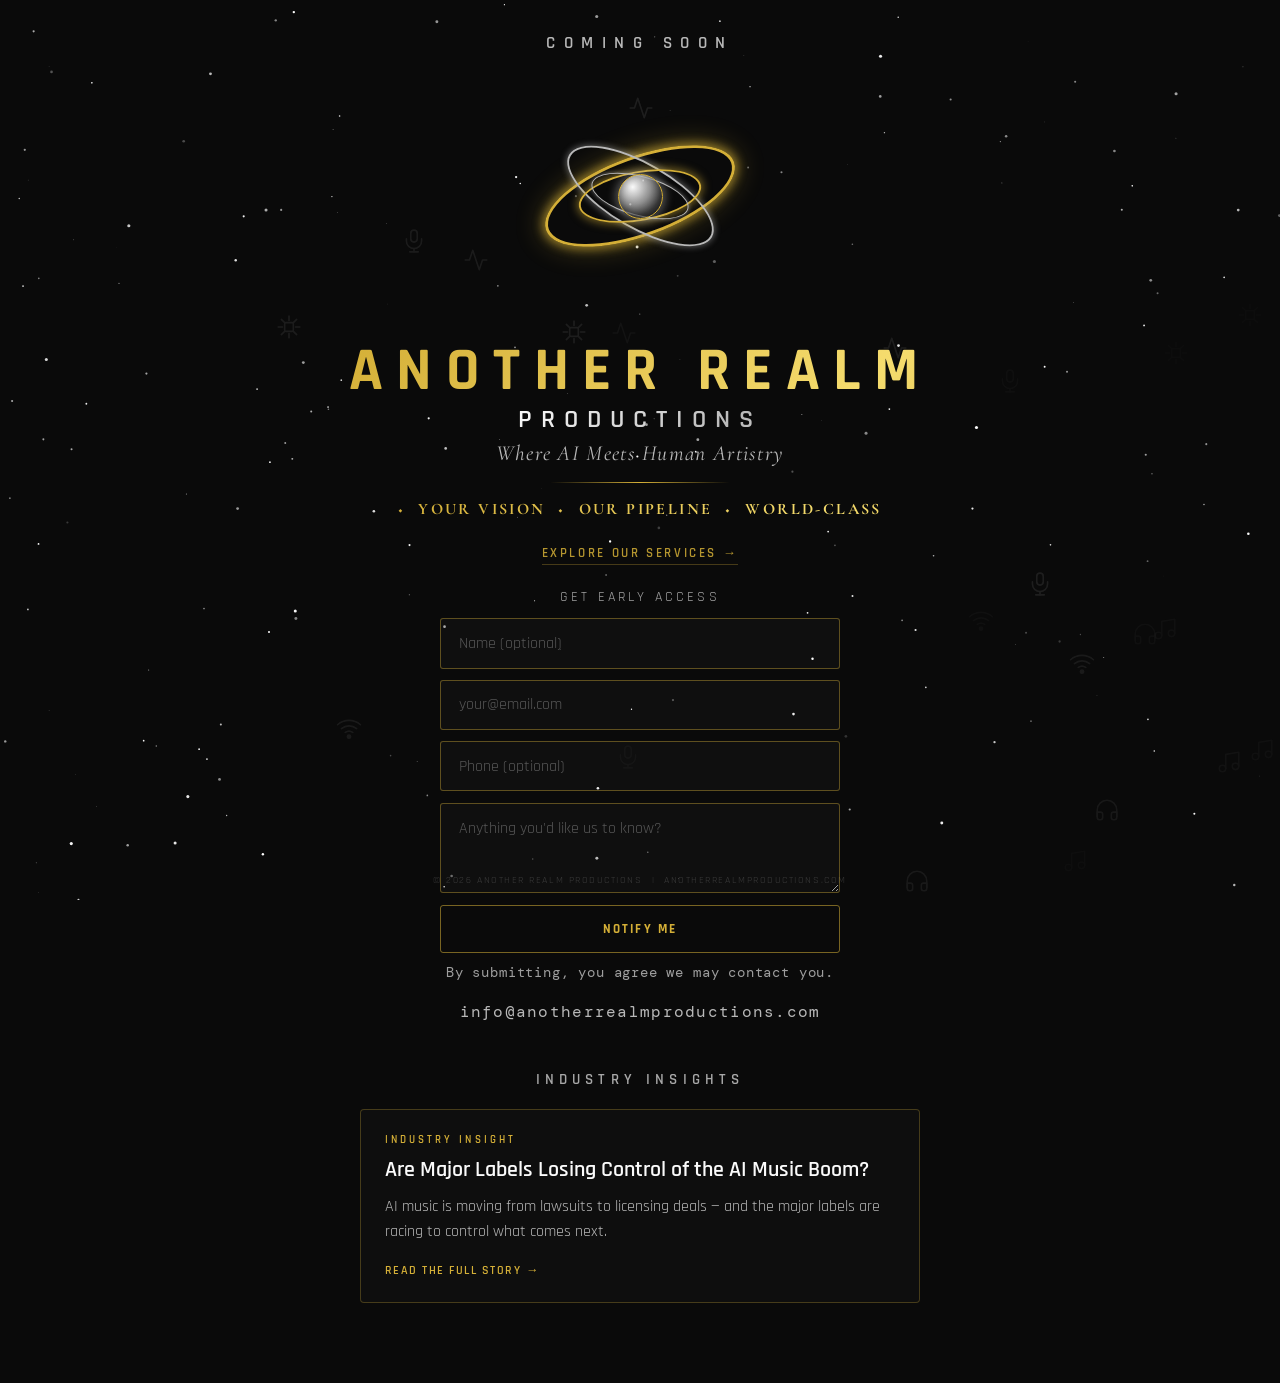
<file: index.html>
<!DOCTYPE html>
<html lang="en">
<head>
  <meta charset="UTF-8">
  <meta name="viewport" content="width=device-width, initial-scale=1.0, viewport-fit=cover">
  <meta name="theme-color" content="#0A0A0A">
  <title>Another Realm Productions — Coming Soon</title>
  <meta name="description" content="Where AI Meets Human Artistry — Another Realm Productions">
  <meta property="og:title" content="Another Realm Productions — Coming Soon">
  <meta property="og:url" content="https://anotherrealmproductions.com">
  <link rel="preconnect" href="https://fonts.googleapis.com">
  <link rel="preconnect" href="https://fonts.gstatic.com" crossorigin>
  <link href="https://fonts.googleapis.com/css2?family=Rajdhani:wght@400;500;600;700&family=Cormorant+Garamond:ital,wght@0,600;0,700;1,400;1,600&family=DM+Mono:wght@400;500&display=swap" rel="stylesheet">
  <style>
    *, *::before, *::after { box-sizing: border-box; margin: 0; padding: 0; }
    :root { --gold:#D4AF37; --silver:#B8B8B8; --black:#0A0A0A; --white:#FAFAFA; }
    html { height:100%; -webkit-text-size-adjust:100%; }
    body {
      width:100%; min-height:100%; background:var(--black); color:var(--white); overflow-x:hidden; overflow-y:auto;
      font-family:'Rajdhani',-apple-system,BlinkMacSystemFont,'Segoe UI',sans-serif;
      -webkit-font-smoothing:antialiased; -moz-osx-font-smoothing:grayscale;
    }

    /* ── Star field always behind everything ── */
    #starCanvas { position:fixed; inset:0; z-index:0; pointer-events:none; display:block; }
    #iconLayer  { position:fixed; inset:0; z-index:1; pointer-events:none; overflow:hidden; }
    .float-icon {
      position:absolute; width:26px; height:26px; opacity:0.1; color:var(--silver);
      pointer-events:none;
      transition:color .5s ease, opacity .4s ease, transform .4s ease, filter .4s ease;
    }
    .float-icon.lit { opacity:.88!important; }  /* scale set inline to avoid transition conflict */
    .float-icon svg { width:100%; height:100%; }

    .scene {
      position:relative; z-index:2;
      display:flex; flex-direction:column; align-items:center; justify-content:center;
      min-height:100dvh; min-height:100vh;
      padding:2rem 1.5rem;
      padding-top:max(2rem,env(safe-area-inset-top));
      padding-bottom:max(5rem,env(safe-area-inset-bottom));
    }

    .cs-label {
      font-size:clamp(13px,2.2vw,17px); font-weight:600; letter-spacing:.5em;
      text-transform:uppercase; color:var(--silver); opacity:1;
      margin-bottom:2rem; animation:fadeUp 1s .2s ease both;
    }

    /* ── Orbital — 3D perspective rings matching logo ── */
    #orbitalWrap {
      position:relative; width:220px; height:220px;
      flex-shrink:0; margin-bottom:2.2rem;
      animation:fadeUp 1s .4s ease both;
    }

    /* Movers handle translation+opacity during orbit; rings handle 3D tilt permanently */
    .ring-mover {
      position:absolute; top:50%; left:50%;
      width:0; height:0;
      /* translate applied via JS animation */
    }

    /* Base ring style */
    .ring {
      position:absolute; border-radius:50%; border-style:solid;
    }

    /* ═══ ORBITAL — exact geometry from ar-productions-768px-FINAL.svg ═══
       Flat 2D ellipses, ry/rx = 0.4 for all rings (matches SVG exactly)
       Ring 1 gold:   rx=340,ry=136, rotate(-20) → 200×80px
       Ring 2 silver: rx=280,ry=112, rotate( 30) → 165×66px
       Ring 3 gold:   rx=210,ry=84,  rotate(-10) → 124×50px
       Ring 4 silver: rx=170,ry=68,  rotate( 15) → 100×40px
       Core: fill=#B8B8B8 stroke=#D4AF37, r=76 → 45px
    ═════════════════════════════════════════════════════════════════ */
    .ring-1 {
      width:200px; height:80px; top:-40px; left:-100px;
      border-width:3.5px; border-color:var(--gold);
      box-shadow:0 0 10px 3px rgba(212,175,55,.6), 0 0 24px 8px rgba(212,175,55,.2);
      transform:rotate(-20deg);
      animation:ringPulse1 3.5s ease-in-out infinite;
    }
    .ring-2 {
      width:165px; height:66px; top:-33px; left:-82.5px;
      border-width:2.5px; border-color:var(--silver);
      box-shadow:0 0 6px 1px rgba(184,184,184,.45);
      transform:rotate(30deg);
      animation:ringPulse2 4.2s ease-in-out 0.9s infinite;
    }
    .ring-3 {
      width:124px; height:50px; top:-25px; left:-62px;
      border-width:2px; border-color:var(--gold);
      box-shadow:0 0 8px 2px rgba(212,175,55,.5);
      transform:rotate(-10deg);
      animation:ringPulse3 2.8s ease-in-out 1.5s infinite;
    }
    .ring-4 {
      width:100px; height:40px; top:-20px; left:-50px;
      border-width:1.8px; border-color:var(--silver);
      box-shadow:0 0 4px 1px rgba(184,184,184,.35);
      transform:rotate(15deg);
      animation:ringPulse4 3.2s ease-in-out 0.4s infinite;
    }
    /* Core — silver pearl with gold border, matches SVG fill=#B8B8B8 stroke=#D4AF37 */
    .core-sphere {
      position:absolute; top:50%; left:50%;
      width:45px; height:45px; margin:-22.5px 0 0 -22.5px; border-radius:50%;
      background:radial-gradient(circle at 32% 28%,
        rgba(255,255,255,.98) 0%, rgba(225,225,225,.9) 18%,
        rgba(180,180,180,.78) 42%, rgba(115,115,115,.52) 68%, rgba(55,55,55,.28) 100%);
      border:1.5px solid var(--gold);
      box-shadow:0 0 8px 3px rgba(184,184,184,.4), inset 0 -3px 8px rgba(0,0,0,.4);
      transition:box-shadow .7s ease, border-color .7s; z-index:10;
    }
    .core-sphere.brightened {
      box-shadow:0 0 20px 8px rgba(212,175,55,.65), 0 0 50px 20px rgba(212,175,55,.2), inset 0 -3px 8px rgba(0,0,0,.3);
      border-color:#f5dc6e;
    }

    /* ── Text: ANOTHER REALM big/gold hero, PRODUCTIONS smaller/silver ── */
    .brand-another {
      font-size:clamp(2.2rem,5.5vw,3.8rem); font-weight:700; letter-spacing:.22em; text-transform:uppercase;
      background:linear-gradient(135deg,var(--gold) 0%,#f5dc6e 35%,var(--gold) 55%,#9a7018 100%);
      -webkit-background-clip:text; -webkit-text-fill-color:transparent; background-clip:text;
      background-size:250% 250%; line-height:1; margin-bottom:.3rem;
      animation:fadeUp 1s .6s ease both, shimmer 4s 1.5s linear infinite;
    }
    .brand-dba {
      font-size:clamp(1.1rem,2.8vw,1.6rem); font-weight:600; letter-spacing:.35em; text-transform:uppercase;
      background:linear-gradient(135deg,var(--white) 0%,var(--silver) 35%,var(--white) 55%,#888 100%);
      -webkit-background-clip:text; -webkit-text-fill-color:transparent; background-clip:text;
      background-size:250% 250%; line-height:1; margin-bottom:.5rem;
      animation:fadeUp 1s .7s ease both, shimmer 5s 2s linear infinite;
    }
    .tagline-italic {
      font-family:'Cormorant Garamond',Georgia,serif; font-style:italic;
      font-size:clamp(1rem,2.5vw,1.35rem); color:var(--silver); opacity:.9;
      letter-spacing:.06em; margin-bottom:1rem; animation:fadeUp 1s .8s ease both;
    }
    .gold-rule {
      width:180px; height:1px;
      background:linear-gradient(90deg,transparent,var(--gold),transparent);
      margin-bottom:1rem; animation:fadeUp 1s .9s ease both;
    }
    .pillars {
      font-family:'Cormorant Garamond',Georgia,serif; font-weight:700;
      font-size:clamp(.78rem,2vw,1rem); letter-spacing:.15em; text-transform:uppercase;
      background:linear-gradient(135deg,var(--gold) 0%,#f5dc6e 35%,var(--gold) 60%,#c09020 100%);
      -webkit-background-clip:text; -webkit-text-fill-color:transparent; background-clip:text;
      background-size:250% 250%; margin-bottom:1.8rem; text-align:center;
      animation:fadeUp 1s 1s ease both, shimmer 6s 2.5s linear infinite;
    }

    .p-mob { display:none; }
    .p-desk { display:inline; }
    @media(max-width:500px){
      .p-mob { display:block; text-align:center; line-height:1.8; }
      .p-desk { display:none; }
      .input-row button { padding:.85rem 1rem; }
    }

    /* Form */
    .form-wrap { width:100%; max-width:400px; animation:fadeUp 1s 1.2s ease both; }
    .form-label {
      display:block; text-align:center;
      font-size:clamp(.75rem,1.8vw,.9rem); letter-spacing:.22em; text-transform:uppercase;
      color:var(--silver); opacity:.88; margin-bottom:.75rem;
    }
    .input-row {
      display:flex; border-radius:3px; border:1px solid rgba(212,175,55,.4);
      overflow:hidden; background:rgba(255,255,255,.025); transition:border-color .2s,box-shadow .2s;
    }
    .input-row:focus-within { border-color:rgba(212,175,55,.85); box-shadow:0 0 0 3px rgba(212,175,55,.12); }
    .input-row input[type="email"] {
      flex:1; min-height:48px; padding:.85rem 1.1rem;
      background:transparent; border:none; outline:none; color:var(--white);
      font-family:'Rajdhani',sans-serif; font-size:1rem;
    }
    .input-row input::placeholder { color:rgba(250,250,250,.3); }
    .input-row button {
      min-height:48px; padding:.85rem 1.3rem; background:transparent;
      border:none; border-left:1px solid rgba(212,175,55,.4); color:var(--gold); cursor:pointer;
      font-family:'Rajdhani',sans-serif; font-size:.78rem; font-weight:700;
      letter-spacing:.16em; text-transform:uppercase;
      transition:background .2s,color .2s,box-shadow .2s; -webkit-tap-highlight-color:transparent;
    }
    .input-row button:hover { background:var(--gold); color:var(--black); box-shadow:0 0 18px 4px rgba(212,175,55,.5); }
    .success-msg {
      display:none; text-align:center; padding:.9rem;
      font-family:'Cormorant Garamond',Georgia,serif; font-style:italic;
      color:var(--gold); font-size:1.05rem; letter-spacing:.08em;
    }
    .error-msg { display:none; text-align:center; padding:.45rem; color:#ff7070; font-size:.82rem; }
    .privacy-note {
      margin-top:.7rem; text-align:center;
      font-size:clamp(.75rem,1.8vw,.85rem); color:rgba(250,250,250,.62);
      letter-spacing:.06em; font-family:'DM Mono','Courier New',monospace;
    }

    /* ── Lead form (name / email / phone / comment) ── */
    .lead-form { display:flex; flex-direction:column; gap:.7rem; }
    .lead-field {
      width:100%; min-height:48px; padding:.85rem 1.1rem;
      background:rgba(255,255,255,.025); color:var(--white);
      border:1px solid rgba(212,175,55,.4); border-radius:3px; outline:none;
      font-family:'Rajdhani',sans-serif; font-size:1rem;
      transition:border-color .2s, box-shadow .2s;
    }
    .lead-field::placeholder { color:rgba(250,250,250,.3); }
    .lead-field:focus { border-color:rgba(212,175,55,.85); box-shadow:0 0 0 3px rgba(212,175,55,.12); }
    textarea.lead-field { min-height:90px; resize:vertical; line-height:1.5; }
    .lead-submit {
      width:100%; min-height:48px; padding:.85rem 1.3rem; margin-top:.1rem;
      background:transparent; border:1px solid rgba(212,175,55,.55); border-radius:3px;
      color:var(--gold); cursor:pointer;
      font-family:'Rajdhani',sans-serif; font-size:.82rem; font-weight:700;
      letter-spacing:.16em; text-transform:uppercase;
      transition:background .2s,color .2s,box-shadow .2s; -webkit-tap-highlight-color:transparent;
    }
    .lead-submit:hover { background:var(--gold); color:var(--black); box-shadow:0 0 18px 4px rgba(212,175,55,.5); }
    .lead-submit:disabled { opacity:.6; cursor:default; }
    /* Honeypot — off-screen, never shown to humans */
    .hp-field { position:absolute; left:-9999px; width:1px; height:1px; overflow:hidden; opacity:0; }
    .contact-email {
      margin-top:1.2rem; font-family:'DM Mono','Courier New',monospace;
      font-size:clamp(.82rem,2vw,1rem); color:var(--silver); opacity:.8;
      letter-spacing:.08em; animation:fadeUp 1s 1.3s ease both;
    }
    .services-link { margin:-.4rem 0 1.6rem; animation:fadeUp 1s 1.1s ease both; }
    .services-link a {
      font-family:'Rajdhani',sans-serif; font-size:clamp(.72rem,1.8vw,.82rem);
      font-weight:600; letter-spacing:.2em; text-transform:uppercase;
      color:var(--gold); text-decoration:none; opacity:.85; padding-bottom:2px;
      border-bottom:1px solid rgba(212,175,55,.35);
      transition:opacity .2s, border-color .2s; -webkit-tap-highlight-color:transparent;
    }
    .services-link a:hover { opacity:1; border-color:var(--gold); }

    /* ── Industry Insights ── */
    .insights {
      width:100%; max-width:560px; margin-top:3rem;
      animation:fadeUp 1s 1.4s ease both;
    }
    .insights-heading {
      text-align:center;
      font-size:clamp(.8rem,2vw,.95rem); font-weight:600; letter-spacing:.34em;
      text-transform:uppercase; color:var(--silver); opacity:.9;
      margin-bottom:1.3rem;
    }
    .insight-card {
      display:block; text-decoration:none; color:inherit;
      border:1px solid rgba(212,175,55,.28); border-radius:4px;
      background:rgba(255,255,255,.018);
      padding:1.4rem 1.5rem;
      transition:border-color .25s ease, background .25s ease;
      -webkit-tap-highlight-color:transparent;
    }
    .insight-card:hover, .insight-card:focus-visible {
      border-color:rgba(212,175,55,.7); background:rgba(212,175,55,.04); outline:none;
    }
    .insight-cat {
      font-size:.68rem; font-weight:600; letter-spacing:.28em;
      text-transform:uppercase; color:var(--gold);
      margin-bottom:.6rem;
    }
    .insight-title {
      font-size:clamp(1.1rem,3vw,1.35rem); font-weight:600; line-height:1.3;
      color:var(--white); margin-bottom:.6rem;
      transition:color .25s ease;
    }
    .insight-card:hover .insight-title { color:#f5dc6e; }
    .insight-preview {
      font-size:clamp(.88rem,2.2vw,.98rem); font-weight:400; line-height:1.6;
      color:var(--silver); margin-bottom:.9rem;
    }
    .insight-cta {
      font-size:.78rem; font-weight:600; letter-spacing:.12em;
      text-transform:uppercase; color:var(--gold);
    }
    .insight-cta::after { content:" \2192"; }
    .site-footer {
      position:fixed; bottom:0; left:0; right:0;
      padding:.6rem 1rem max(.9rem,env(safe-area-inset-bottom));
      text-align:center; font-size:.6rem; letter-spacing:.16em; text-transform:uppercase;
      color:rgba(250,250,250,.18); font-family:'Rajdhani',sans-serif;
    }

    @keyframes fadeUp { from{opacity:0;transform:translateY(14px);} to{opacity:1;transform:translateY(0);} }
    @keyframes shimmer { 0%{background-position:250% center;} 100%{background-position:-250% center;} }
    /* Per-ring glow pulse — each ring shimmers independently */
    @keyframes ringPulse1 {
      0%,100%{box-shadow:0 0 10px 3px rgba(212,175,55,.6),0 0 24px 8px rgba(212,175,55,.2);}
      50%{box-shadow:0 0 18px 6px rgba(212,175,55,.95),0 0 40px 16px rgba(212,175,55,.45);}
    }
    @keyframes ringPulse2 {
      0%,100%{box-shadow:0 0 6px 1px rgba(184,184,184,.45);}
      50%{box-shadow:0 0 14px 4px rgba(184,184,184,.9),0 0 28px 10px rgba(184,184,184,.3);}
    }
    @keyframes ringPulse3 {
      0%,100%{box-shadow:0 0 8px 2px rgba(212,175,55,.5);}
      50%{box-shadow:0 0 16px 5px rgba(212,175,55,.92),0 0 32px 12px rgba(212,175,55,.38);}
    }
    @keyframes ringPulse4 {
      0%,100%{box-shadow:0 0 4px 1px rgba(184,184,184,.35);}
      50%{box-shadow:0 0 12px 4px rgba(184,184,184,.75),0 0 24px 8px rgba(184,184,184,.25);}
    }

    /* Short screens — keep ellipse proportions */
    @media(max-height:720px){
      .cs-label{margin-bottom:1rem;}
      #orbitalWrap{width:170px;height:170px;margin-bottom:1.2rem;}
      .ring-1{width:155px;height:62px;top:-31px;left:-77.5px;}
      .ring-2{width:128px;height:51px;top:-25.5px;left:-64px;}
      .ring-3{width:96px; height:39px;top:-19.5px;left:-48px;}
      .ring-4{width:77px; height:31px;top:-15.5px;left:-38.5px;}
      .core-sphere{width:35px;height:35px;margin:-17.5px 0 0 -17.5px;}
      .brand-another{font-size:clamp(1.8rem,4.5vw,2.8rem);}
    }
    /* Narrow mobile — ellipse proportions + pillar fix */
    @media(max-width:500px){
      #orbitalWrap{width:160px;height:160px;margin-bottom:1.2rem;}
      .ring-1{width:155px;height:62px;top:-31px;left:-77.5px;}
      .ring-2{width:128px;height:51px;top:-25.5px;left:-64px;}
      .ring-3{width:96px; height:39px;top:-19.5px;left:-48px;}
      .ring-4{width:77px; height:31px;top:-15.5px;left:-38.5px;}
      .core-sphere{width:35px;height:35px;margin:-17.5px 0 0 -17.5px;}
      .pillars{font-size:clamp(.72rem,3.5vw,.88rem);letter-spacing:.08em;}
      .brand-another{font-size:clamp(1.9rem,8vw,2.6rem);}
    }
  </style>
  <link rel="icon" type="image/png" sizes="32x32" href="/favicon-32.png">
  <link rel="icon" type="image/png" sizes="512x512" href="/favicon-512.png">
  <link rel="apple-touch-icon" sizes="180x180" href="/favicon-180.png">
  <link rel="shortcut icon" href="/favicon.ico">
</head>
<body>

<canvas id="starCanvas"></canvas>
<div id="iconLayer"></div>

<main class="scene">
  <p class="cs-label">Coming Soon</p>

  <div id="orbitalWrap">
    <!-- Movers handle translate+opacity; ring divs inside handle 3D tilt permanently -->
    <div class="ring-mover" id="m1"><div class="ring ring-1" id="ring1"></div></div>
    <div class="ring-mover" id="m2"><div class="ring ring-2" id="ring2"></div></div>
    <div class="ring-mover" id="m3"><div class="ring ring-3" id="ring3"></div></div>
    <div class="ring-mover" id="m4"><div class="ring ring-4" id="ring4"></div></div>
    <div class="core-sphere" id="coreSphere"></div>
  </div>

  <p class="brand-another">Another Realm</p>
  <p class="brand-dba">Productions</p>
  <p class="tagline-italic">Where AI Meets Human Artistry</p>
  <div class="gold-rule"></div>
  <p class="pillars">
  <span class="p-desk">◆&nbsp; Your Vision &nbsp;◆&nbsp; Our Pipeline &nbsp;◆&nbsp; World-Class</span>
  <span class="p-mob">◆&nbsp; Your Vision<br>◆&nbsp; Our Pipeline<br>◆&nbsp; World-Class</span>
</p>

  <p class="services-link"><a href="/services">Explore Our Services &rarr;</a></p>

  <div class="form-wrap">
    <label class="form-label" for="emailInput">Get Early Access</label>
    <form class="lead-form" id="leadForm" autocomplete="on" novalidate>
      <input class="lead-field" type="text" id="nameInput" name="name" placeholder="Name (optional)" autocomplete="name">
      <input class="lead-field" type="email" id="emailInput" name="email" placeholder="your@email.com" autocomplete="email" inputmode="email" required>
      <input class="lead-field" type="tel" id="phoneInput" name="phone" placeholder="Phone (optional)" autocomplete="tel">
      <textarea class="lead-field" id="commentInput" name="comment" placeholder="Anything you'd like us to know?"></textarea>
      <div class="hp-field" aria-hidden="true">
        <label>Leave this field empty<input type="text" name="_hp" tabindex="-1" autocomplete="off"></label>
      </div>
      <button class="lead-submit" type="submit">Notify Me</button>
    </form>
    <div class="success-msg" id="successMsg">&#10022;&nbsp; You're in &mdash; we'll be in touch.</div>
    <div class="error-msg" id="errorMsg"></div>
    <p class="privacy-note">By submitting, you agree we may contact you.</p>
  </div>
  <p class="contact-email"><a href="mailto:info@anotherrealmproductions.com" style="color:inherit;text-decoration:none;">info@anotherrealmproductions.com</a></p>

  <section class="insights" aria-label="Industry Insights">
    <h2 class="insights-heading">Industry Insights</h2>
    <a class="insight-card" href="/insights/ai-music-labels-control">
      <p class="insight-cat">Industry Insight</p>
      <p class="insight-title">Are Major Labels Losing Control of the AI Music Boom?</p>
      <p class="insight-preview">AI music is moving from lawsuits to licensing deals &mdash; and the major labels are racing to control what comes next.</p>
      <span class="insight-cta">Read the full story</span>
    </a>
  </section>
</main>
<footer class="site-footer">&copy; 2026 Another Realm Productions &nbsp;|&nbsp; anotherrealmproductions.com</footer>

<script>
/* ── Star Field ── */
(function(){
  const c=document.getElementById('starCanvas'),ctx=c.getContext('2d');let S=[];
  function resize(){c.width=innerWidth;c.height=innerHeight;}
  function init(){S=[];for(let i=0;i<200;i++)S.push({x:Math.random()*c.width,y:Math.random()*c.height,r:Math.random()*1.4+0.2,b:Math.random()*0.5+0.1,ph:Math.random()*Math.PI*2,sp:0.4+Math.random()*1.3});}
  function draw(t){ctx.clearRect(0,0,c.width,c.height);S.forEach(s=>{const a=s.b+(1-s.b)*0.5*(1+Math.sin(s.ph+t*s.sp*0.001));ctx.beginPath();ctx.arc(s.x,s.y,s.r,0,6.283);ctx.fillStyle=`rgba(255,255,255,${a})`;ctx.fill();s.ph+=0.008;});requestAnimationFrame(draw);}
  resize();init();requestAnimationFrame(draw);
  window.addEventListener('resize',()=>{resize();init();});
})();

/* ── Floating SVG Icons ── */
const ICON_DEFS=[
  {type:'vocal',litColor:'#D4AF37',count:4,svg:'<svg viewBox="0 0 24 24" fill="none" stroke="currentColor" stroke-width="1.5" stroke-linecap="round" stroke-linejoin="round"><rect x="9" y="2" width="6" height="11" rx="3"/><path d="M5 10v2a7 7 0 0 0 14 0v-2"/><line x1="12" y1="19" x2="12" y2="22"/><line x1="8" y1="22" x2="16" y2="22"/></svg>'},
  {type:'production',litColor:'#B8B8B8',count:4,svg:'<svg viewBox="0 0 24 24" fill="none" stroke="currentColor" stroke-width="1.5" stroke-linecap="round" stroke-linejoin="round"><polyline points="22 12 18 12 15 21 9 3 6 12 2 12"/></svg>'},
  {type:'mixing',litColor:'#FAFAFA',count:3,svg:'<svg viewBox="0 0 24 24" fill="none" stroke="currentColor" stroke-width="1.5" stroke-linecap="round" stroke-linejoin="round"><path d="M3 18v-6a9 9 0 0 1 18 0v6"/><path d="M21 19a2 2 0 0 1-2 2h-1a2 2 0 0 1-2-2v-3a2 2 0 0 1 2-2h3z"/><path d="M3 19a2 2 0 0 0 2 2h1a2 2 0 0 0 2-2v-3a2 2 0 0 0-2-2H3z"/></svg>'},
  {type:'compose',litColor:'#D4AF37',count:4,svg:'<svg viewBox="0 0 24 24" fill="none" stroke="currentColor" stroke-width="1.5" stroke-linecap="round" stroke-linejoin="round"><path d="M9 18V5l12-2v13"/><circle cx="6" cy="18" r="3"/><circle cx="18" cy="16" r="3"/></svg>'},
  {type:'distribute',litColor:'#B8B8B8',count:3,svg:'<svg viewBox="0 0 24 24" fill="none" stroke="currentColor" stroke-width="1.5" stroke-linecap="round" stroke-linejoin="round"><path d="M5 12.55a11 11 0 0 1 14.08 0"/><path d="M1.42 9a16 16 0 0 1 21.16 0"/><path d="M8.53 16.11a6 6 0 0 1 6.95 0"/><circle cx="12" cy="20" r="1.5" fill="currentColor"/></svg>'},
  {type:'ai',litColor:'#FAFAFA',count:4,svg:'<svg viewBox="0 0 24 24" fill="none" stroke="currentColor" stroke-width="1.5" stroke-linecap="round" stroke-linejoin="round"><rect x="8" y="8" width="8" height="8" rx="1"/><path d="M12 2v4M12 18v4M2 12h4M18 12h4"/><path d="M4.93 4.93l2.83 2.83M16.24 16.24l2.83 2.83M19.07 4.93l-2.83 2.83M7.76 16.24l-2.83 2.83"/></svg>'},
];
const iconLayer=document.getElementById('iconLayer');
const floatIcons=[];(function(){
  ICON_DEFS.forEach(def=>{for(let i=0;i<def.count;i++){
    const el=document.createElement('div');el.className='float-icon';el.innerHTML=def.svg;
    const obj={el,x:Math.random()*innerWidth,y:Math.random()*innerHeight,vx:((Math.random()-.5)*1.4)||(0.5),vy:((Math.random()-.5)*1.4)||(0.5),ph:Math.random()*Math.PI*2,litColor:def.litColor,lit:false};
    el.style.left=obj.x+'px';el.style.top=obj.y+'px';iconLayer.appendChild(el);floatIcons.push(obj);
  }});
  function tick(t){floatIcons.forEach(ic=>{
    ic.x+=ic.vx;ic.y+=ic.vy;
    if(ic.x<-40)ic.x=innerWidth+20;if(ic.x>innerWidth+40)ic.x=-20;
    if(ic.y<-40)ic.y=innerHeight+20;if(ic.y>innerHeight+40)ic.y=-20;
    ic.el.style.left=ic.x+'px';ic.el.style.top=ic.y+'px'; // always float
    if(!ic.lit)ic.el.style.opacity=0.07+0.05*Math.sin(ic.ph+t*0.0006);
    ic.ph+=0.008;
  });requestAnimationFrame(tick);}
  requestAnimationFrame(tick);
})();

/* ── Orbital — mover-based so 3D tilt stays on ring, translation on mover ── */
const movers=['m1','m2','m3','m4'].map(id=>document.getElementById(id));
const coreEl=document.getElementById('coreSphere');

// Orbit paths for MOVERS (pure translation from center)
// Orbit paths — constrained to stay on screen and above title text
// Horizontal: calc(Xvw - ring_half_width) keeps ring edge within viewport
// Vertical: capped at ±22vh so rings don't cross the Productions title below
const PATHS=[
  // Ring 1 — outer gold — clockwise perimeter
  [{tx:'0px',ty:'0px'},
   {tx:'calc(40vw - 110px)',ty:'calc(-22vh + 36px)'},
   {tx:'calc(40vw - 110px)',ty:'calc(22vh - 36px)'},
   {tx:'calc(-40vw + 110px)',ty:'calc(22vh - 36px)'},
   {tx:'calc(-40vw + 110px)',ty:'calc(-22vh + 36px)'}],
  // Ring 2 — silver — counter-clockwise perimeter
  [{tx:'0px',ty:'0px'},
   {tx:'calc(-38vw + 95px)',ty:'calc(-20vh + 32px)'},
   {tx:'calc(-38vw + 95px)',ty:'calc(20vh - 32px)'},
   {tx:'calc(38vw - 95px)',ty:'calc(20vh - 32px)'},
   {tx:'calc(38vw - 95px)',ty:'calc(-20vh + 32px)'}],
  // Ring 3 — inner gold — clockwise cross, tighter vertical
  [{tx:'0px',ty:'0px'},
   {tx:'0px',ty:'calc(-20vh + 28px)'},
   {tx:'calc(35vw - 70px)',ty:'0px'},
   {tx:'0px',ty:'calc(18vh - 28px)'},
   {tx:'calc(-35vw + 70px)',ty:'0px'}],
  // Ring 4 — innermost silver — counter-clockwise cross, tightest
  [{tx:'0px',ty:'0px'},
   {tx:'0px',ty:'calc(16vh - 23px)'},
   {tx:'calc(-32vw + 60px)',ty:'0px'},
   {tx:'0px',ty:'calc(-18vh + 23px)'},
   {tx:'calc(32vw - 60px)',ty:'0px'}],
];
const ks=document.createElement('style');document.head.appendChild(ks);

function iKF(n,p){
  const f=p.map((pt,i)=>`${[0,25,50,75,100][i]}%{transform:translate(${pt.tx},${pt.ty});opacity:${i===0?1:0.45};}`).join(' ');
  try{ks.sheet.insertRule(`@keyframes ${n}{${f}}`,ks.sheet.cssRules.length);}catch(e){}
}
function iRK(n,e){
  try{ks.sheet.insertRule(`@keyframes ${n}{0%{transform:translate(${e.tx},${e.ty});opacity:0.45;}100%{transform:translate(0px,0px);opacity:1;}}`,ks.sheet.cssRules.length);}catch(e){}
}
PATHS.forEach((p,i)=>{iKF(`orbit${i+1}`,p);iRK(`ret${i+1}`,p[4]);});

let cyc=false;
function cycle(){
  if(cyc)return;cyc=true;
  // Phase 3: orbit — animate movers
  setTimeout(()=>movers.forEach((m,i)=>{m.style.transition='none';m.style.animation=`orbit${i+1} 8s linear forwards`;}),3000);
  // Phase 4: staggered return smallest first
  const rb=11000;
  [3,2,1,0].forEach((mi,step)=>setTimeout(()=>{
    movers[mi].style.animation=`ret${mi+1} 1800ms cubic-bezier(0.25,0.1,0.25,1) forwards`;
    if(mi===2)coreEl.classList.add('brightened');
  },rb+step*600));
  // Reset
  setTimeout(()=>{
    movers.forEach(m=>{m.style.animation='none';m.style.transition='opacity .5s';m.style.opacity='1';m.style.transform='translate(0px,0px)';});
    coreEl.classList.remove('brightened');cyc=false;setTimeout(cycle,5000);
  },rb+3*600+400+200);
}
setTimeout(cycle,3000); // orbit enabled on all screens — paths are constrained

/* ── Lead capture → Supabase capture-lead ── */
const LEAD_ENDPOINT='https://bgswqjgswlvdazseyhvu.supabase.co/functions/v1/capture-lead';
async function submitLead(source,form){
  const email=form.email.value.trim();
  if(!/^[^\s@]+@[^\s@]+\.[^\s@]+$/.test(email)){showErr('Please enter a valid email.');return;}
  const btn=form.querySelector('.lead-submit'),orig=btn.textContent;
  btn.textContent='...';btn.disabled=true;
  // entity/dba fixed per contract; optionals included ONLY when non-empty (never "")
  const payload={entity:'ARAI',dba:'Another Realm Productions',source:source,email:email,_hp:form._hp.value};
  const name=form.name.value.trim();    if(name) payload.name=name;
  const phone=form.phone.value.trim();  if(phone) payload.phone=phone;
  const notes=form.comment.value.trim();if(notes) payload.notes=notes; // comment → notes
  let ok=false;
  try{
    const r=await fetch(LEAD_ENDPOINT,{method:'POST',headers:{'Content-Type':'application/json'},body:JSON.stringify(payload)});
    const j=await r.json().catch(()=>({}));
    ok=r.ok&&j&&j.ok===true;
  }catch(_){}
  if(ok){form.style.display='none';document.getElementById('successMsg').style.display='block';}
  else{btn.textContent=orig;btn.disabled=false;showErr('Something went wrong. Please try again.');}
}
function showErr(m){const e=document.getElementById('errorMsg');e.textContent=m;e.style.display='block';setTimeout(()=>e.style.display='none',4000);}
document.getElementById('leadForm').addEventListener('submit',function(e){e.preventDefault();submitLead('web:home',this);});
window.addEventListener('resize',()=>floatIcons.forEach(ic=>{if(ic.x>innerWidth)ic.x=Math.random()*innerWidth;if(ic.y>innerHeight)ic.y=Math.random()*innerHeight;}));
</script>
</body>
</html>
</file>
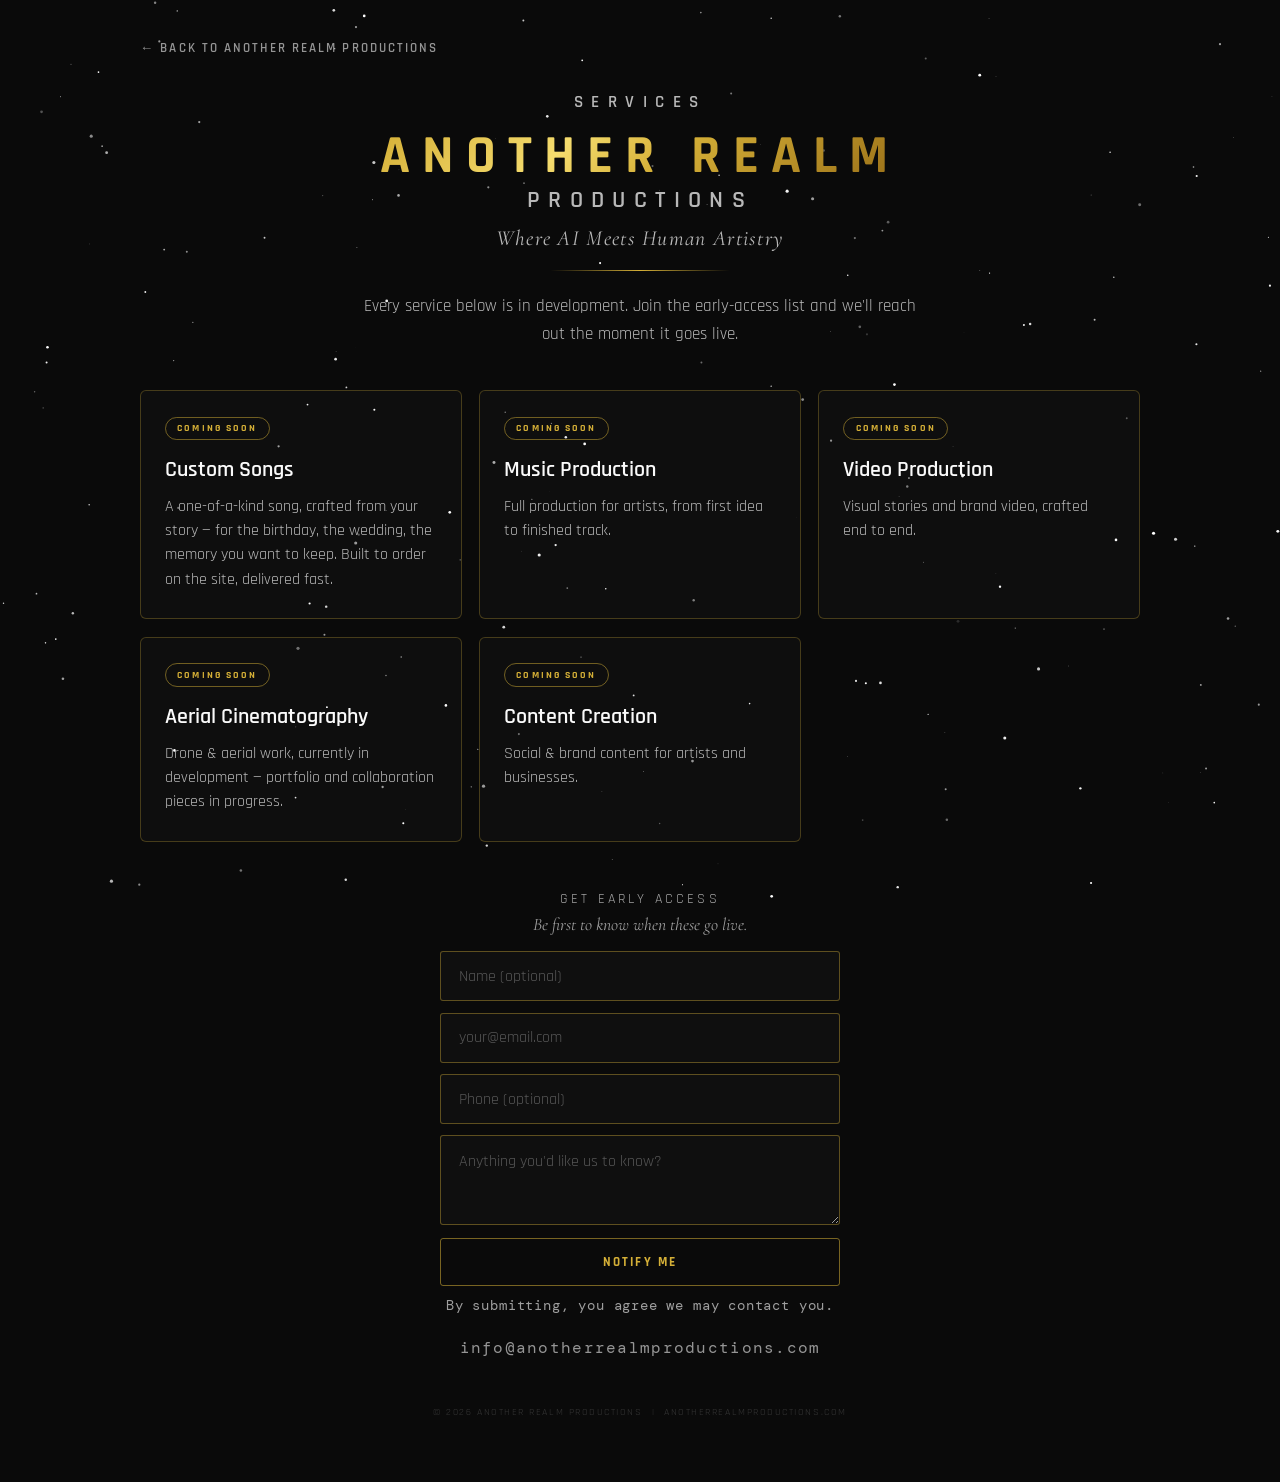
<file: services.html>
<!DOCTYPE html>
<html lang="en">
<head>
  <meta charset="UTF-8">
  <meta name="viewport" content="width=device-width, initial-scale=1.0, viewport-fit=cover">
  <meta name="theme-color" content="#0A0A0A">
  <title>Services — Another Realm Productions</title>
  <meta name="description" content="Where AI Meets Human Artistry — services coming soon from Another Realm Productions.">
  <meta property="og:title" content="Services — Another Realm Productions">
  <meta property="og:description" content="Where AI Meets Human Artistry — services coming soon from Another Realm Productions.">
  <meta property="og:url" content="https://anotherrealmproductions.com/services">
  <link rel="canonical" href="https://anotherrealmproductions.com/services">
  <link rel="preconnect" href="https://fonts.googleapis.com">
  <link rel="preconnect" href="https://fonts.gstatic.com" crossorigin>
  <link href="https://fonts.googleapis.com/css2?family=Rajdhani:wght@400;500;600;700&family=Cormorant+Garamond:ital,wght@0,600;0,700;1,400;1,600&family=DM+Mono:wght@400;500&display=swap" rel="stylesheet">
  <style>
    *, *::before, *::after { box-sizing: border-box; margin: 0; padding: 0; }
    :root { --gold:#D4AF37; --silver:#B8B8B8; --black:#0A0A0A; --white:#FAFAFA; }
    html { height:100%; -webkit-text-size-adjust:100%; }
    body {
      width:100%; min-height:100%; background:var(--black); color:var(--white); overflow-x:hidden;
      font-family:'Rajdhani',-apple-system,BlinkMacSystemFont,'Segoe UI',sans-serif;
      -webkit-font-smoothing:antialiased; -moz-osx-font-smoothing:grayscale;
    }
    #starCanvas { position:fixed; inset:0; z-index:0; pointer-events:none; display:block; }

    .scene {
      position:relative; z-index:2;
      display:flex; flex-direction:column; align-items:center;
      min-height:100dvh; min-height:100vh;
      padding:2.5rem 1.5rem 4rem;
      padding-top:max(2.5rem,env(safe-area-inset-top));
    }

    .back-link {
      align-self:flex-start; max-width:1000px; width:100%; margin:0 auto .5rem;
      font-family:'Rajdhani',sans-serif; font-size:clamp(.72rem,1.8vw,.82rem);
      font-weight:600; letter-spacing:.16em; text-transform:uppercase;
      color:var(--silver); text-decoration:none; opacity:.8;
      transition:color .2s, opacity .2s; -webkit-tap-highlight-color:transparent;
    }
    .back-link:hover { color:var(--gold); opacity:1; }

    .cs-label {
      margin-top:1.6rem;
      font-size:clamp(13px,2.2vw,17px); font-weight:600; letter-spacing:.5em;
      text-transform:uppercase; color:var(--silver);
      animation:fadeUp 1s .1s ease both;
    }
    .brand-another {
      margin-top:1rem;
      font-size:clamp(2rem,5vw,3.4rem); font-weight:700; letter-spacing:.22em; text-transform:uppercase;
      background:linear-gradient(135deg,var(--gold) 0%,#f5dc6e 35%,var(--gold) 55%,#9a7018 100%);
      -webkit-background-clip:text; -webkit-text-fill-color:transparent; background-clip:text;
      line-height:1; text-align:center; animation:fadeUp 1s .2s ease both;
    }
    .brand-dba {
      margin-top:.3rem;
      font-size:clamp(1rem,2.6vw,1.5rem); font-weight:600; letter-spacing:.35em; text-transform:uppercase;
      color:var(--silver); line-height:1; text-align:center; animation:fadeUp 1s .25s ease both;
    }
    .tagline-italic {
      margin-top:.8rem;
      font-family:'Cormorant Garamond',Georgia,serif; font-style:italic;
      font-size:clamp(1rem,2.5vw,1.35rem); color:var(--silver); opacity:.9;
      letter-spacing:.06em; text-align:center; animation:fadeUp 1s .3s ease both;
    }
    .gold-rule {
      width:180px; height:1px; margin:1.2rem 0 0;
      background:linear-gradient(90deg,transparent,var(--gold),transparent);
      animation:fadeUp 1s .35s ease both;
    }
    .page-intro {
      max-width:560px; margin:1.4rem auto 0; text-align:center;
      font-size:clamp(.95rem,2.2vw,1.08rem); line-height:1.6; color:var(--silver);
      animation:fadeUp 1s .4s ease both;
    }

    /* ── Services grid ── */
    .services-grid {
      width:100%; max-width:1000px; margin:2.6rem auto 0;
      display:grid; grid-template-columns:repeat(auto-fit,minmax(260px,1fr)); gap:1.1rem;
      animation:fadeUp 1s .5s ease both;
    }
    .service-card {
      position:relative; display:flex; flex-direction:column;
      border:1px solid rgba(212,175,55,.28); border-radius:6px;
      background:rgba(255,255,255,.018);
      padding:1.6rem 1.5rem 1.7rem;
      transition:border-color .25s ease, background .25s ease, transform .25s ease;
    }
    .service-card:hover { border-color:rgba(212,175,55,.6); background:rgba(212,175,55,.035); transform:translateY(-2px); }
    .service-badge {
      align-self:flex-start; margin-bottom:1rem;
      font-size:.6rem; font-weight:700; letter-spacing:.22em; text-transform:uppercase;
      color:var(--gold); border:1px solid rgba(212,175,55,.5); border-radius:999px;
      padding:.3rem .7rem;
    }
    .service-name {
      font-size:clamp(1.15rem,2.6vw,1.4rem); font-weight:600; line-height:1.25;
      color:var(--white); margin-bottom:.6rem;
    }
    .service-desc {
      font-size:clamp(.9rem,2.1vw,.98rem); font-weight:400; line-height:1.55;
      color:var(--silver);
    }

    /* ── Email capture (shared with home) ── */
    .form-wrap { width:100%; max-width:400px; margin:3rem auto 0; animation:fadeUp 1s .6s ease both; }
    .form-label {
      display:block; text-align:center;
      font-size:clamp(.75rem,1.8vw,.9rem); letter-spacing:.22em; text-transform:uppercase;
      color:var(--silver); opacity:.88; margin-bottom:.4rem;
    }
    .form-sub {
      display:block; text-align:center; margin-bottom:1rem;
      font-family:'Cormorant Garamond',Georgia,serif; font-style:italic;
      font-size:clamp(.95rem,2.2vw,1.1rem); color:var(--silver); opacity:.85;
    }
    .lead-form { display:flex; flex-direction:column; gap:.7rem; }
    .lead-field {
      width:100%; min-height:48px; padding:.85rem 1.1rem;
      background:rgba(255,255,255,.025); color:var(--white);
      border:1px solid rgba(212,175,55,.4); border-radius:3px; outline:none;
      font-family:'Rajdhani',sans-serif; font-size:1rem;
      transition:border-color .2s, box-shadow .2s;
    }
    .lead-field::placeholder { color:rgba(250,250,250,.3); }
    .lead-field:focus { border-color:rgba(212,175,55,.85); box-shadow:0 0 0 3px rgba(212,175,55,.12); }
    textarea.lead-field { min-height:90px; resize:vertical; line-height:1.5; }
    .lead-submit {
      width:100%; min-height:48px; padding:.85rem 1.3rem; margin-top:.1rem;
      background:transparent; border:1px solid rgba(212,175,55,.55); border-radius:3px;
      color:var(--gold); cursor:pointer;
      font-family:'Rajdhani',sans-serif; font-size:.82rem; font-weight:700;
      letter-spacing:.16em; text-transform:uppercase;
      transition:background .2s,color .2s,box-shadow .2s; -webkit-tap-highlight-color:transparent;
    }
    .lead-submit:hover { background:var(--gold); color:var(--black); box-shadow:0 0 18px 4px rgba(212,175,55,.5); }
    .lead-submit:disabled { opacity:.6; cursor:default; }
    .hp-field { position:absolute; left:-9999px; width:1px; height:1px; overflow:hidden; opacity:0; }
    .success-msg {
      display:none; text-align:center; padding:.9rem;
      font-family:'Cormorant Garamond',Georgia,serif; font-style:italic;
      color:var(--gold); font-size:1.05rem; letter-spacing:.08em;
    }
    .error-msg { display:none; text-align:center; padding:.45rem; color:#ff7070; font-size:.82rem; }
    .privacy-note {
      margin-top:.7rem; text-align:center;
      font-size:clamp(.75rem,1.8vw,.85rem); color:rgba(250,250,250,.62);
      letter-spacing:.06em; font-family:'DM Mono','Courier New',monospace;
    }
    .contact-email {
      margin-top:1.4rem; text-align:center; font-family:'DM Mono','Courier New',monospace;
      font-size:clamp(.82rem,2vw,1rem); color:var(--silver); opacity:.8; letter-spacing:.08em;
    }
    .contact-email a { color:inherit; text-decoration:none; }

    .site-footer {
      margin-top:3rem; text-align:center;
      font-size:.6rem; letter-spacing:.16em; text-transform:uppercase;
      color:rgba(250,250,250,.18); font-family:'Rajdhani',sans-serif;
    }

    @keyframes fadeUp { from{opacity:0;transform:translateY(14px);} to{opacity:1;transform:translateY(0);} }
  </style>
  <link rel="icon" type="image/png" sizes="32x32" href="/favicon-32.png">
  <link rel="icon" type="image/png" sizes="512x512" href="/favicon-512.png">
  <link rel="apple-touch-icon" sizes="180x180" href="/favicon-180.png">
  <link rel="shortcut icon" href="/favicon.ico">
</head>
<body>

<canvas id="starCanvas"></canvas>

<main class="scene">
  <a class="back-link" href="/">&larr; Back to Another Realm Productions</a>

  <p class="cs-label">Services</p>
  <p class="brand-another">Another Realm</p>
  <p class="brand-dba">Productions</p>
  <p class="tagline-italic">Where AI Meets Human Artistry</p>
  <div class="gold-rule"></div>
  <p class="page-intro">Every service below is in development. Join the early-access list and we'll reach out the moment it goes live.</p>

  <section class="services-grid" aria-label="Services — coming soon">
    <article class="service-card">
      <span class="service-badge">Coming Soon</span>
      <h2 class="service-name">Custom Songs</h2>
      <p class="service-desc">A one-of-a-kind song, crafted from your story &mdash; for the birthday, the wedding, the memory you want to keep. Built to order on the site, delivered fast.</p>
    </article>
    <article class="service-card">
      <span class="service-badge">Coming Soon</span>
      <h2 class="service-name">Music Production</h2>
      <p class="service-desc">Full production for artists, from first idea to finished track.</p>
    </article>
    <article class="service-card">
      <span class="service-badge">Coming Soon</span>
      <h2 class="service-name">Video Production</h2>
      <p class="service-desc">Visual stories and brand video, crafted end to end.</p>
    </article>
    <article class="service-card">
      <span class="service-badge">Coming Soon</span>
      <h2 class="service-name">Aerial Cinematography</h2>
      <p class="service-desc">Drone &amp; aerial work, currently in development &mdash; portfolio and collaboration pieces in progress.</p>
    </article>
    <article class="service-card">
      <span class="service-badge">Coming Soon</span>
      <h2 class="service-name">Content Creation</h2>
      <p class="service-desc">Social &amp; brand content for artists and businesses.</p>
    </article>
  </section>

  <div class="form-wrap">
    <label class="form-label" for="emailInput">Get Early Access</label>
    <span class="form-sub">Be first to know when these go live.</span>
    <form class="lead-form" id="leadForm" autocomplete="on" novalidate>
      <input class="lead-field" type="text" id="nameInput" name="name" placeholder="Name (optional)" autocomplete="name">
      <input class="lead-field" type="email" id="emailInput" name="email" placeholder="your@email.com" autocomplete="email" inputmode="email" required>
      <input class="lead-field" type="tel" id="phoneInput" name="phone" placeholder="Phone (optional)" autocomplete="tel">
      <textarea class="lead-field" id="commentInput" name="comment" placeholder="Anything you'd like us to know?"></textarea>
      <div class="hp-field" aria-hidden="true">
        <label>Leave this field empty<input type="text" name="_hp" tabindex="-1" autocomplete="off"></label>
      </div>
      <button class="lead-submit" type="submit">Notify Me</button>
    </form>
    <div class="success-msg" id="successMsg">&#10022;&nbsp; You're in &mdash; we'll be in touch.</div>
    <div class="error-msg" id="errorMsg"></div>
    <p class="privacy-note">By submitting, you agree we may contact you.</p>
  </div>

  <p class="contact-email"><a href="mailto:info@anotherrealmproductions.com">info@anotherrealmproductions.com</a></p>

  <footer class="site-footer">&copy; 2026 Another Realm Productions &nbsp;|&nbsp; anotherrealmproductions.com</footer>
</main>

<script>
/* ── Star Field ── */
(function(){
  const c=document.getElementById('starCanvas'),ctx=c.getContext('2d');let S=[];
  function resize(){c.width=innerWidth;c.height=innerHeight;}
  function init(){S=[];for(let i=0;i<200;i++)S.push({x:Math.random()*c.width,y:Math.random()*c.height,r:Math.random()*1.4+0.2,b:Math.random()*0.5+0.1,ph:Math.random()*Math.PI*2,sp:0.4+Math.random()*1.3});}
  function draw(t){ctx.clearRect(0,0,c.width,c.height);S.forEach(s=>{const a=s.b+(1-s.b)*0.5*(1+Math.sin(s.ph+t*s.sp*0.001));ctx.beginPath();ctx.arc(s.x,s.y,s.r,0,6.283);ctx.fillStyle=`rgba(255,255,255,${a})`;ctx.fill();s.ph+=0.008;});requestAnimationFrame(draw);}
  resize();init();requestAnimationFrame(draw);
  window.addEventListener('resize',()=>{resize();init();});
})();

/* ── Lead capture → Supabase capture-lead ── */
const LEAD_ENDPOINT='https://bgswqjgswlvdazseyhvu.supabase.co/functions/v1/capture-lead';
async function submitLead(source,form){
  const email=form.email.value.trim();
  if(!/^[^\s@]+@[^\s@]+\.[^\s@]+$/.test(email)){showErr('Please enter a valid email.');return;}
  const btn=form.querySelector('.lead-submit'),orig=btn.textContent;
  btn.textContent='...';btn.disabled=true;
  // entity/dba fixed per contract; optionals included ONLY when non-empty (never "")
  const payload={entity:'ARAI',dba:'Another Realm Productions',source:source,email:email,_hp:form._hp.value};
  const name=form.name.value.trim();    if(name) payload.name=name;
  const phone=form.phone.value.trim();  if(phone) payload.phone=phone;
  const notes=form.comment.value.trim();if(notes) payload.notes=notes; // comment → notes
  let ok=false;
  try{
    const r=await fetch(LEAD_ENDPOINT,{method:'POST',headers:{'Content-Type':'application/json'},body:JSON.stringify(payload)});
    const j=await r.json().catch(()=>({}));
    ok=r.ok&&j&&j.ok===true;
  }catch(_){}
  if(ok){form.style.display='none';document.getElementById('successMsg').style.display='block';}
  else{btn.textContent=orig;btn.disabled=false;showErr('Something went wrong. Please try again.');}
}
function showErr(m){const e=document.getElementById('errorMsg');e.textContent=m;e.style.display='block';setTimeout(()=>e.style.display='none',4000);}
document.getElementById('leadForm').addEventListener('submit',function(e){e.preventDefault();submitLead('web:services',this);});
</script>
</body>
</html>
</file>
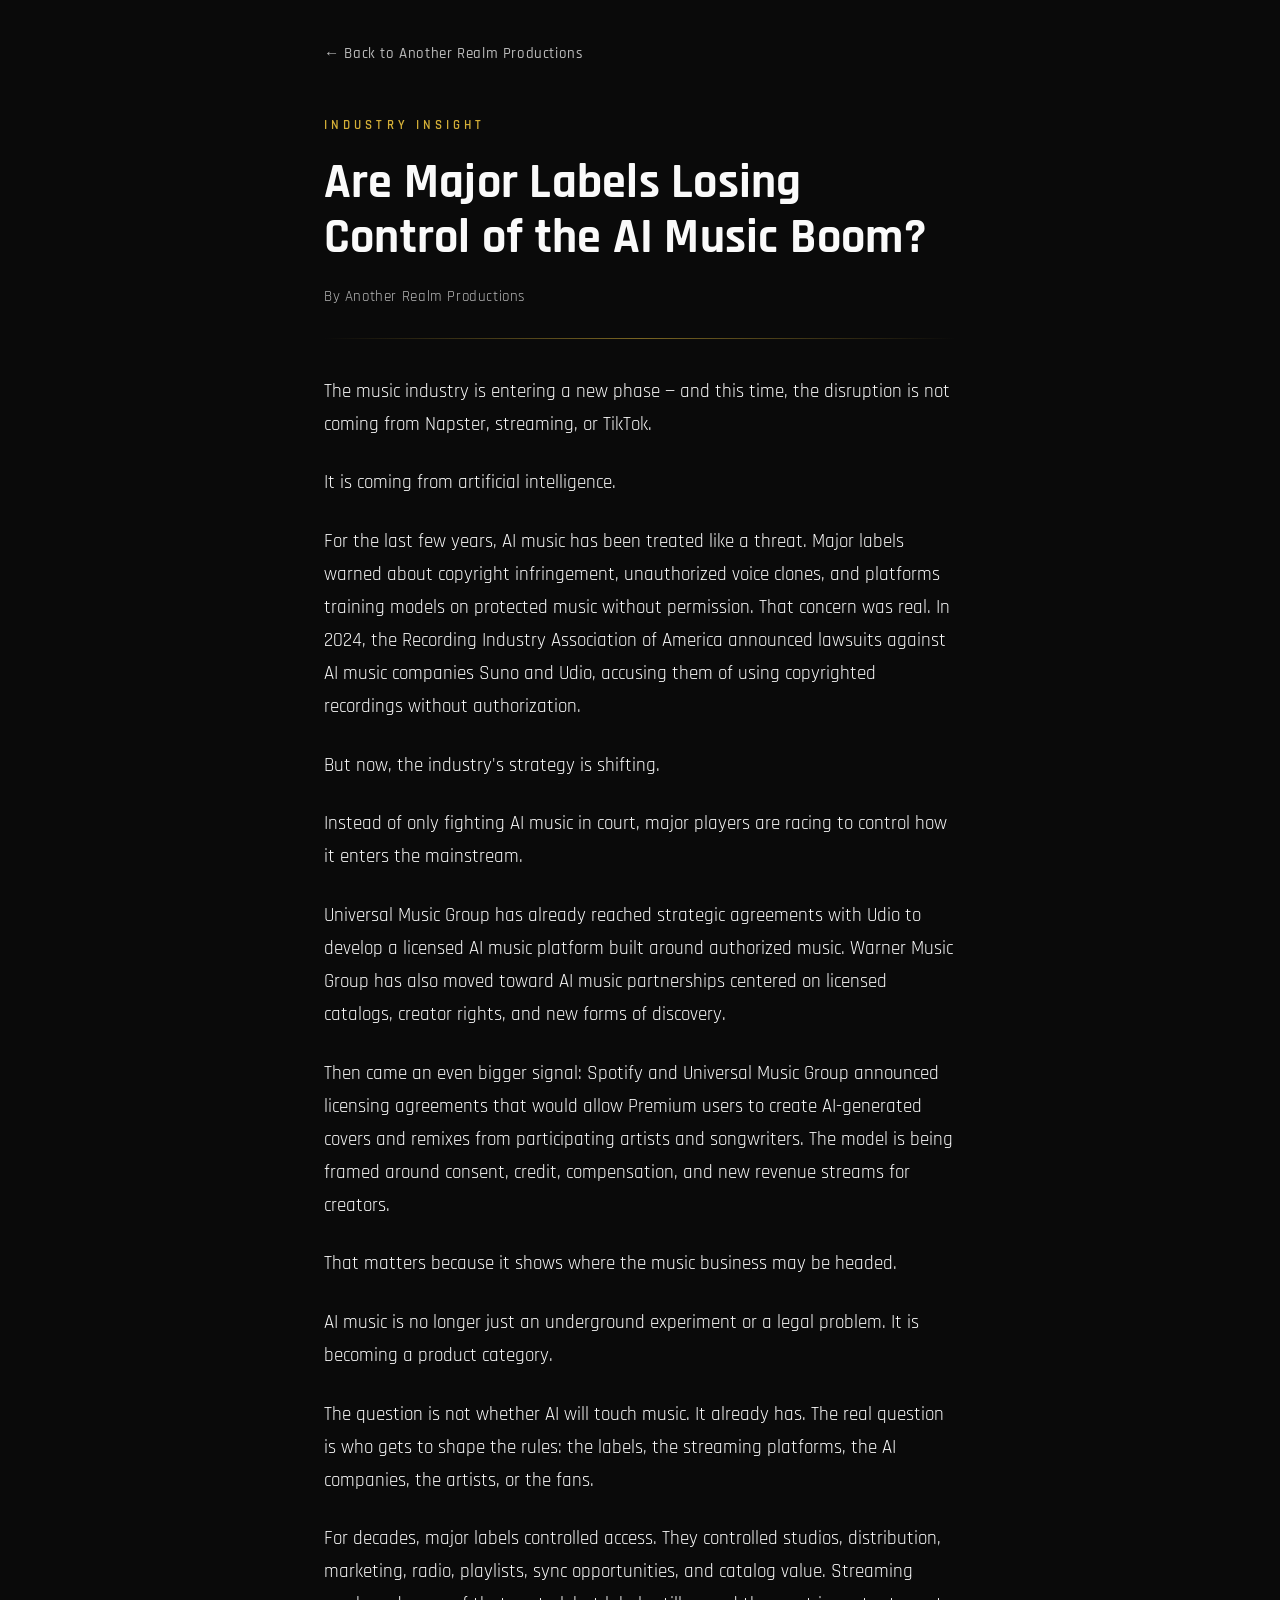
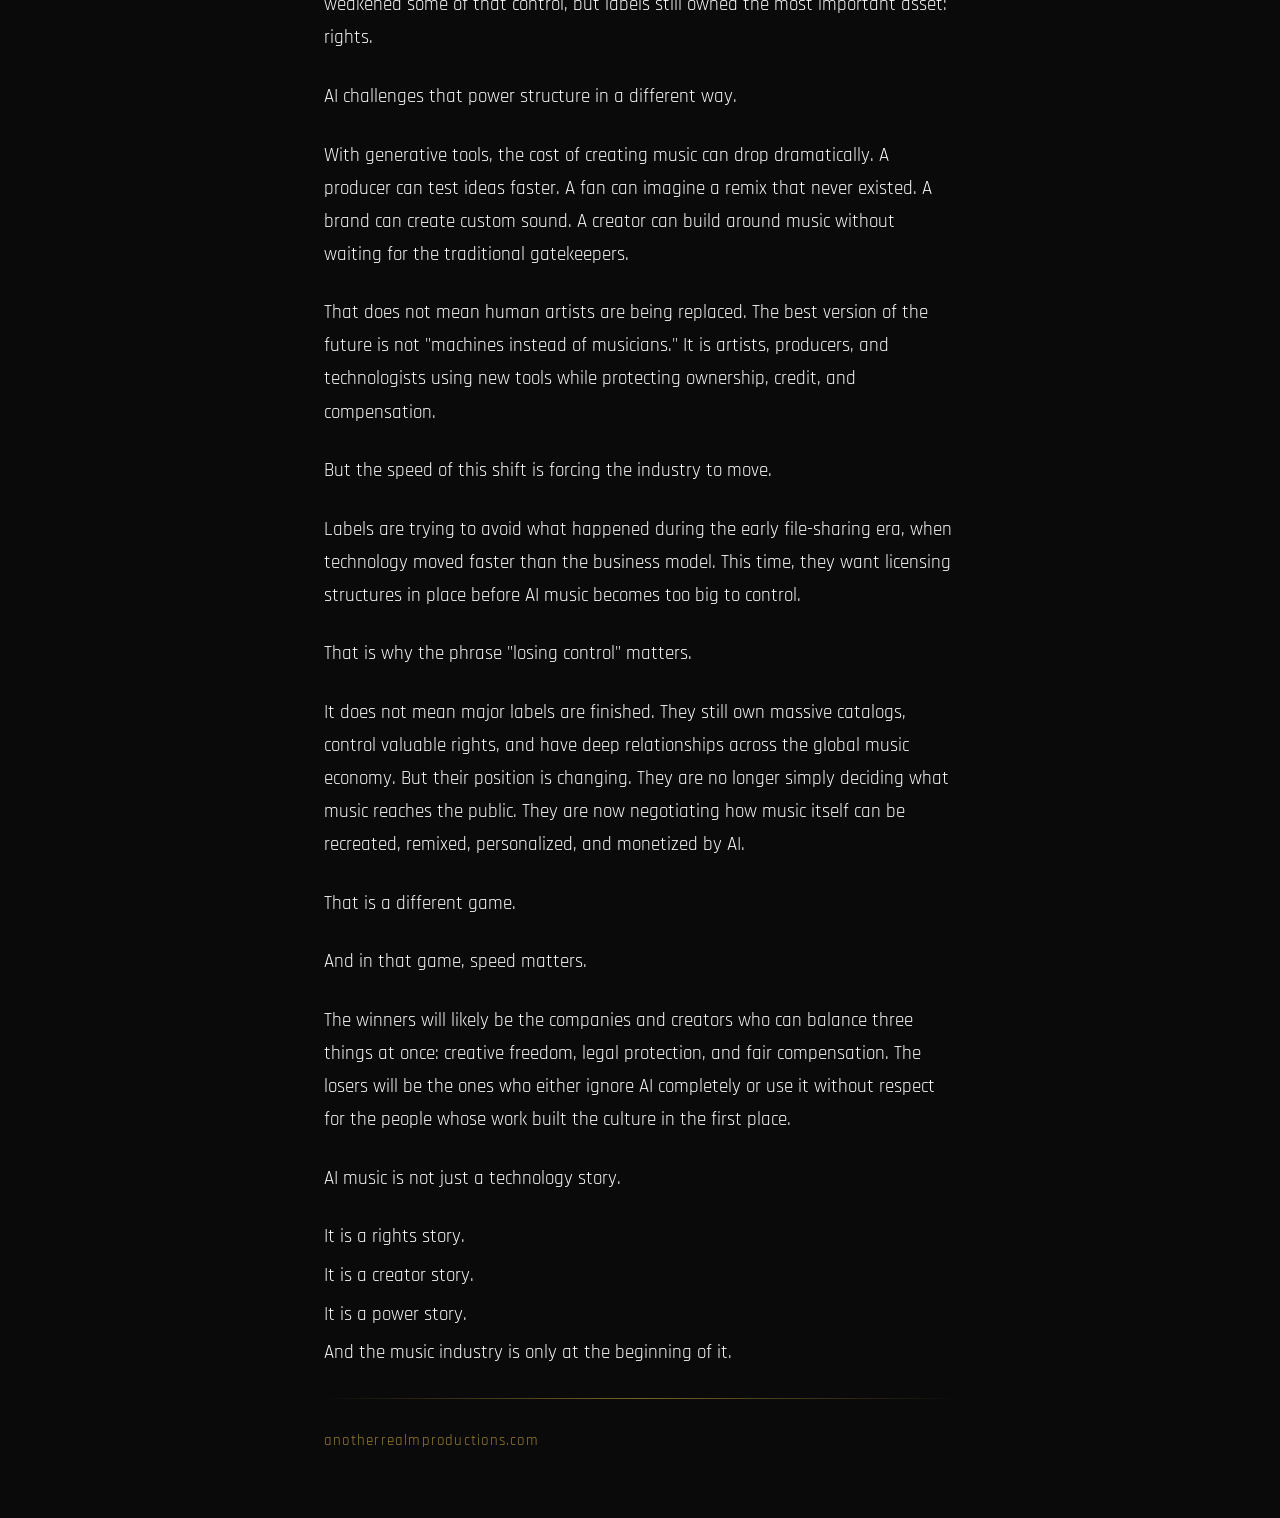
<file: insights/ai-music-labels-control.html>
<!DOCTYPE html>
<html lang="en">
<head>
  <meta charset="UTF-8">
  <meta name="viewport" content="width=device-width, initial-scale=1.0, viewport-fit=cover">
  <meta name="theme-color" content="#0A0A0A">

  <title>Are Major Labels Losing Control of the AI Music Boom? | Another Realm Productions</title>
  <meta name="description" content="AI music is moving from lawsuits to licensing deals — and major labels are racing to control the future of generative music.">

  <meta property="og:title" content="Are Major Labels Losing Control of the AI Music Boom?">
  <meta property="og:description" content="AI music is moving from lawsuits to licensing deals — and major labels are racing to control the future of generative music.">
  <meta property="og:image" content="https://anotherrealmproductions.com/og/ai-music-labels-control.png">
  <meta property="og:url" content="https://anotherrealmproductions.com/insights/ai-music-labels-control">
  <meta property="og:type" content="article">

  <meta name="twitter:card" content="summary_large_image">
  <meta name="twitter:title" content="Are Major Labels Losing Control of the AI Music Boom?">
  <meta name="twitter:description" content="AI music is moving from lawsuits to licensing deals — and major labels are racing to control the future of generative music.">
  <meta name="twitter:image" content="https://anotherrealmproductions.com/og/ai-music-labels-control.png">

  <link rel="canonical" href="https://anotherrealmproductions.com/insights/ai-music-labels-control">

  <link rel="preconnect" href="https://fonts.googleapis.com">
  <link rel="preconnect" href="https://fonts.gstatic.com" crossorigin>
  <link href="https://fonts.googleapis.com/css2?family=Rajdhani:wght@400;500;600;700&display=swap" rel="stylesheet">
  <link rel="stylesheet" href="/insights/article.css">

  <link rel="icon" type="image/png" sizes="32x32" href="/favicon-32.png">
  <link rel="icon" type="image/png" sizes="512x512" href="/favicon-512.png">
  <link rel="apple-touch-icon" sizes="180x180" href="/favicon-180.png">
  <link rel="shortcut icon" href="/favicon.ico">
</head>
<body>
  <div class="wrap">
    <a class="back-link" href="/">&larr; Back to Another Realm Productions</a>

    <p class="kicker">Industry Insight</p>

    <h1 class="article-title">Are Major Labels Losing Control of the AI Music Boom?</h1>

    <p class="byline">By Another Realm Productions</p>

    <hr class="divider">

    <article class="article-body">
      <p>The music industry is entering a new phase &mdash; and this time, the disruption is not coming from Napster, streaming, or TikTok.</p>

      <p>It is coming from artificial intelligence.</p>

      <p>For the last few years, AI music has been treated like a threat. Major labels warned about copyright infringement, unauthorized voice clones, and platforms training models on protected music without permission. That concern was real. In 2024, the Recording Industry Association of America announced lawsuits against AI music companies Suno and Udio, accusing them of using copyrighted recordings without authorization.</p>

      <p>But now, the industry's strategy is shifting.</p>

      <p>Instead of only fighting AI music in court, major players are racing to control how it enters the mainstream.</p>

      <p>Universal Music Group has already reached strategic agreements with Udio to develop a licensed AI music platform built around authorized music. Warner Music Group has also moved toward AI music partnerships centered on licensed catalogs, creator rights, and new forms of discovery.</p>

      <p>Then came an even bigger signal: Spotify and Universal Music Group announced licensing agreements that would allow Premium users to create AI-generated covers and remixes from participating artists and songwriters. The model is being framed around consent, credit, compensation, and new revenue streams for creators.</p>

      <p>That matters because it shows where the music business may be headed.</p>

      <p>AI music is no longer just an underground experiment or a legal problem. It is becoming a product category.</p>

      <p>The question is not whether AI will touch music. It already has. The real question is who gets to shape the rules: the labels, the streaming platforms, the AI companies, the artists, or the fans.</p>

      <p>For decades, major labels controlled access. They controlled studios, distribution, marketing, radio, playlists, sync opportunities, and catalog value. Streaming weakened some of that control, but labels still owned the most important asset: rights.</p>

      <p>AI challenges that power structure in a different way.</p>

      <p>With generative tools, the cost of creating music can drop dramatically. A producer can test ideas faster. A fan can imagine a remix that never existed. A brand can create custom sound. A creator can build around music without waiting for the traditional gatekeepers.</p>

      <p>That does not mean human artists are being replaced. The best version of the future is not "machines instead of musicians." It is artists, producers, and technologists using new tools while protecting ownership, credit, and compensation.</p>

      <p>But the speed of this shift is forcing the industry to move.</p>

      <p>Labels are trying to avoid what happened during the early file-sharing era, when technology moved faster than the business model. This time, they want licensing structures in place before AI music becomes too big to control.</p>

      <p>That is why the phrase "losing control" matters.</p>

      <p>It does not mean major labels are finished. They still own massive catalogs, control valuable rights, and have deep relationships across the global music economy. But their position is changing. They are no longer simply deciding what music reaches the public. They are now negotiating how music itself can be recreated, remixed, personalized, and monetized by AI.</p>

      <p>That is a different game.</p>

      <p>And in that game, speed matters.</p>

      <p>The winners will likely be the companies and creators who can balance three things at once: creative freedom, legal protection, and fair compensation. The losers will be the ones who either ignore AI completely or use it without respect for the people whose work built the culture in the first place.</p>

      <p>AI music is not just a technology story.</p>

      <p class="stanza">It is a rights story.</p>
      <p class="stanza">It is a creator story.</p>
      <p class="stanza">It is a power story.</p>

      <p>And the music industry is only at the beginning of it.</p>
    </article>

    <hr class="divider">

    <p class="article-footer"><a href="https://anotherrealmproductions.com">anotherrealmproductions.com</a></p>
  </div>
</body>
</html>
</file>
<file: insights/article.css>
/* ───────────────────────────────────────────────────────────────
   Another Realm Productions — Industry Insights article styles
   Shared stylesheet. New articles at /insights/<slug>.html reuse this
   verbatim — only the <head> meta and <article> body change.
   ─────────────────────────────────────────────────────────────── */
*, *::before, *::after { box-sizing: border-box; margin: 0; padding: 0; }
:root { --gold:#D4AF37; --silver:#B8B8B8; --black:#0A0A0A; --white:#FAFAFA; --muted:#B8B8B8; }

html { -webkit-text-size-adjust:100%; }
body {
  background:var(--black); color:var(--white);
  font-family:'Rajdhani',-apple-system,BlinkMacSystemFont,'Segoe UI',sans-serif;
  -webkit-font-smoothing:antialiased; -moz-osx-font-smoothing:grayscale;
  line-height:1.7; overflow-x:hidden;
}

.wrap {
  max-width:680px;
  margin:0 auto;
  padding:2.5rem 1.5rem 4rem;
  padding-top:max(2.5rem,env(safe-area-inset-top));
}

/* ── Back link ── */
.back-link {
  display:inline-block;
  font-size:.95rem; font-weight:500; letter-spacing:.04em;
  color:var(--silver); text-decoration:none;
  margin-bottom:3rem;
  transition:color .2s ease;
}
.back-link:hover { color:var(--gold); }

/* ── Category label ── */
.kicker {
  font-size:.8rem; font-weight:600; letter-spacing:.32em;
  text-transform:uppercase; color:var(--gold);
  margin-bottom:1.2rem;
}

/* ── Title ── */
.article-title {
  font-size:clamp(2rem,5.5vw,3rem); font-weight:700; line-height:1.15;
  letter-spacing:.005em; color:var(--white);
  margin-bottom:1.1rem;
}

/* ── Byline ── */
.byline {
  font-size:.95rem; font-weight:400; letter-spacing:.04em;
  color:var(--silver);
  margin-bottom:1.8rem;
}

/* ── Thin gold dividers ── */
.divider {
  height:1px; border:0;
  background:linear-gradient(90deg,transparent,var(--gold),transparent);
  opacity:.55;
  margin:1.8rem 0;
}
.divider.solid {
  background:var(--gold); opacity:.4;
}

/* ── Body copy ── */
.article-body { margin-top:2.2rem; }
.article-body p {
  font-size:1.18rem; font-weight:400; line-height:1.75;
  color:var(--white);
  margin-bottom:1.6rem;
}
.article-body p:last-child { margin-bottom:0; }

/* Emphasised closing stanza lines */
.article-body p.stanza { margin-bottom:.35rem; }
.article-body p.stanza + p.stanza { margin-top:0; }

/* ── Footer ── */
.article-footer {
  margin-top:1.6rem;
  font-size:.95rem; letter-spacing:.08em;
  color:#9a7e2e;            /* muted gold */
}
.article-footer a { color:inherit; text-decoration:none; }
.article-footer a:hover { color:var(--gold); }

@media(max-width:420px){
  .wrap { padding-left:1.25rem; padding-right:1.25rem; }
  .back-link { margin-bottom:2.2rem; }
}
</file>
